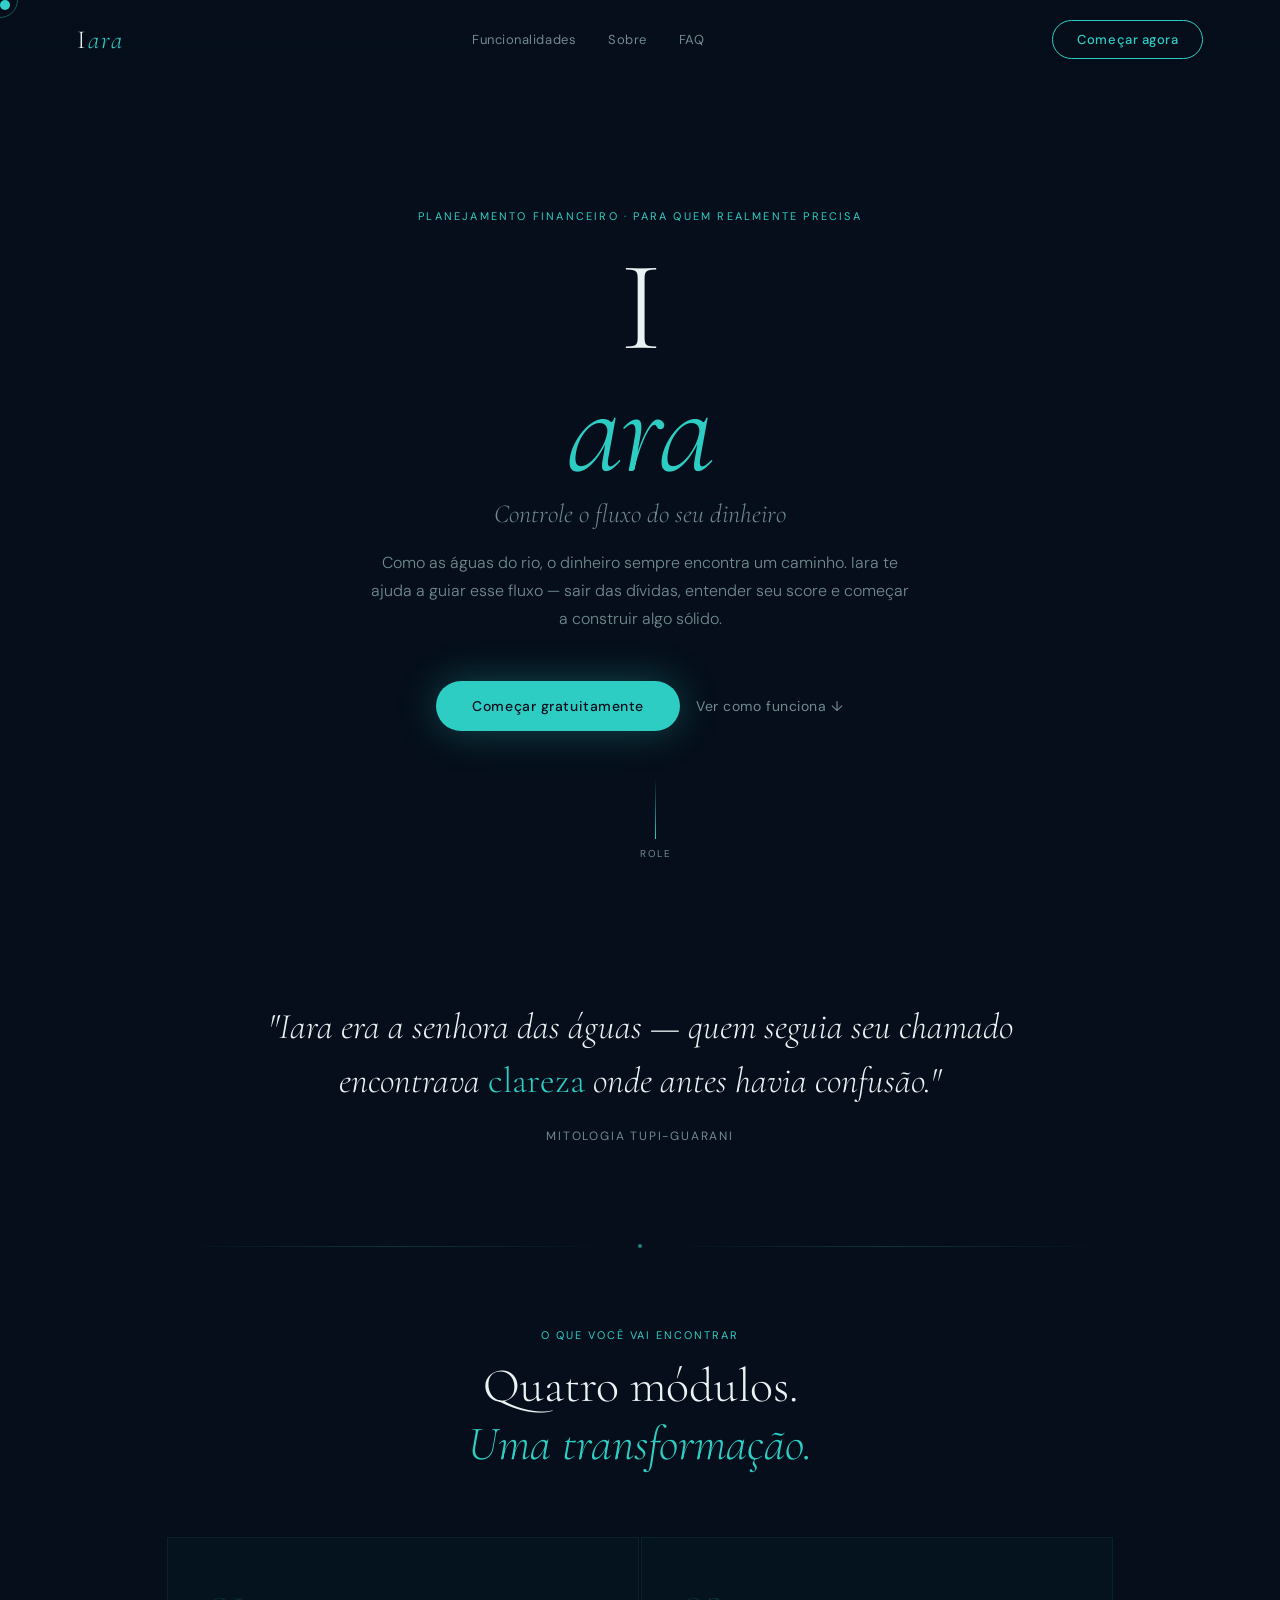
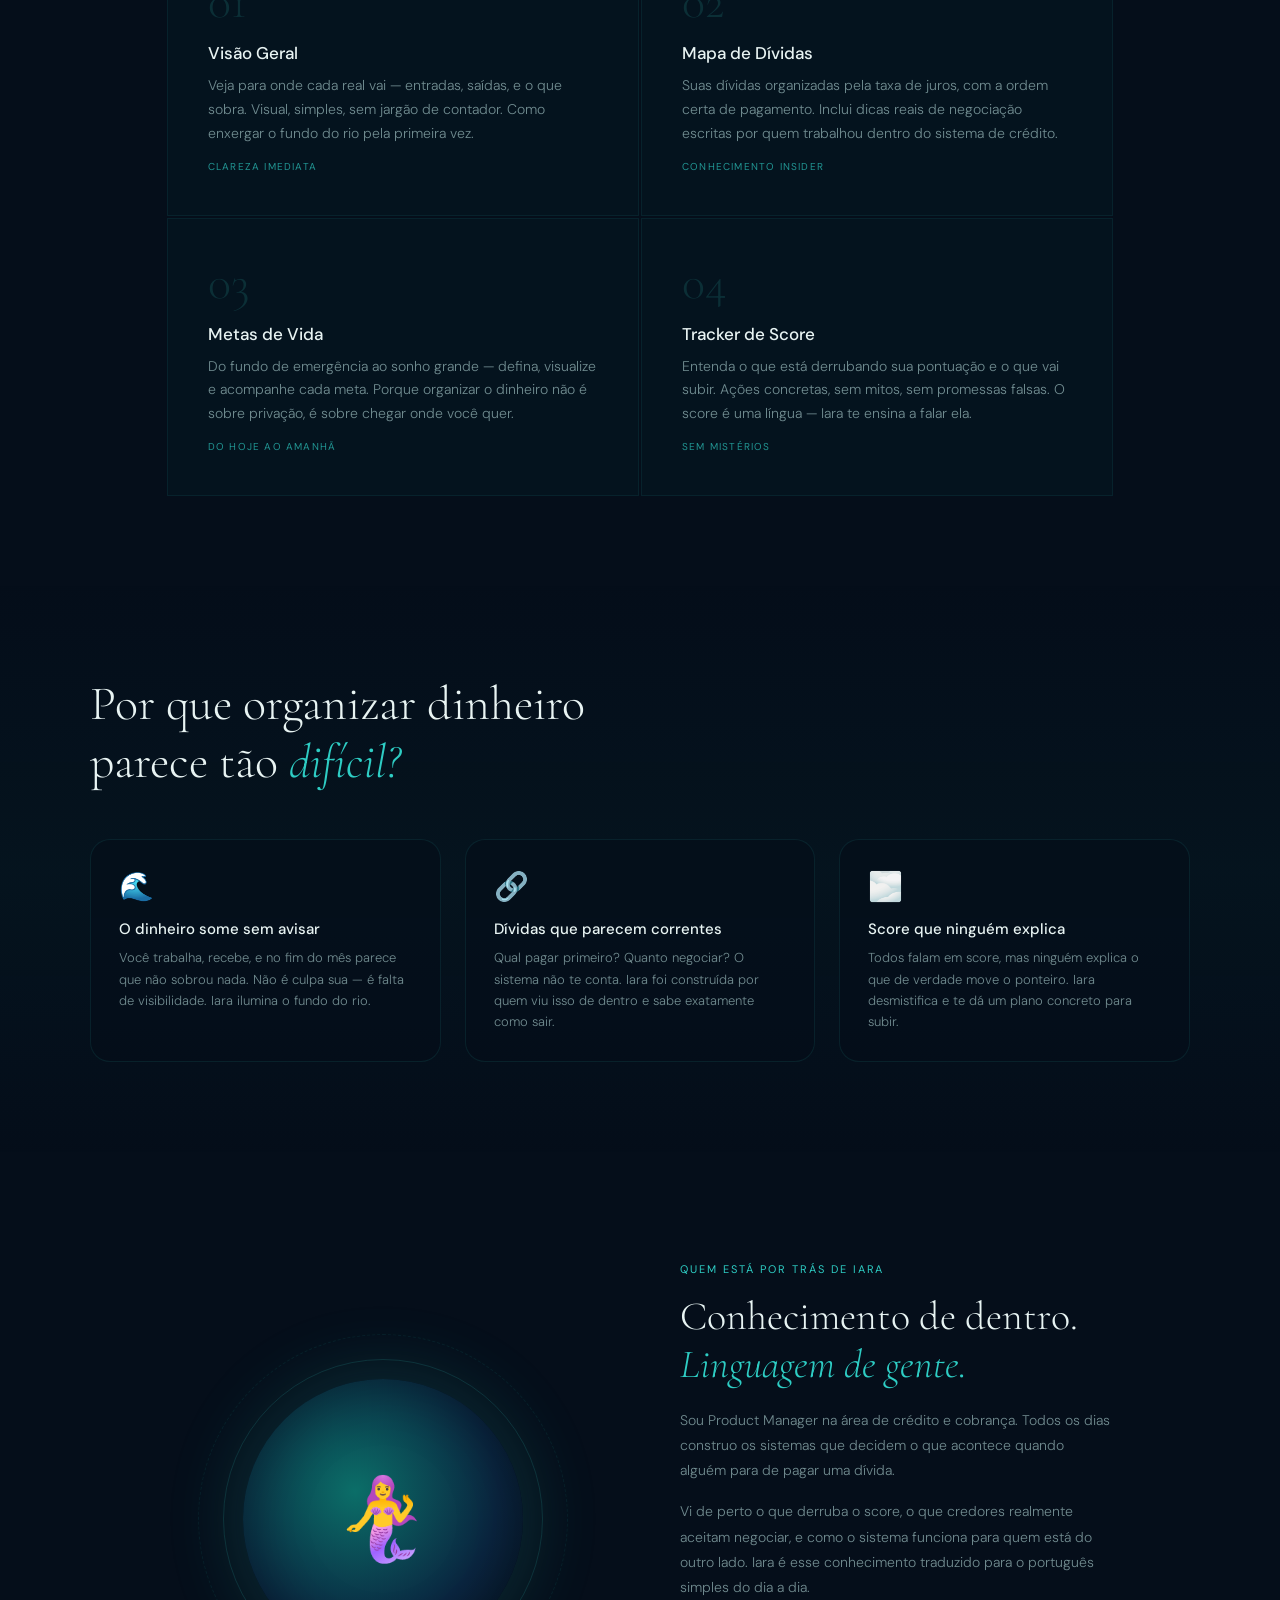
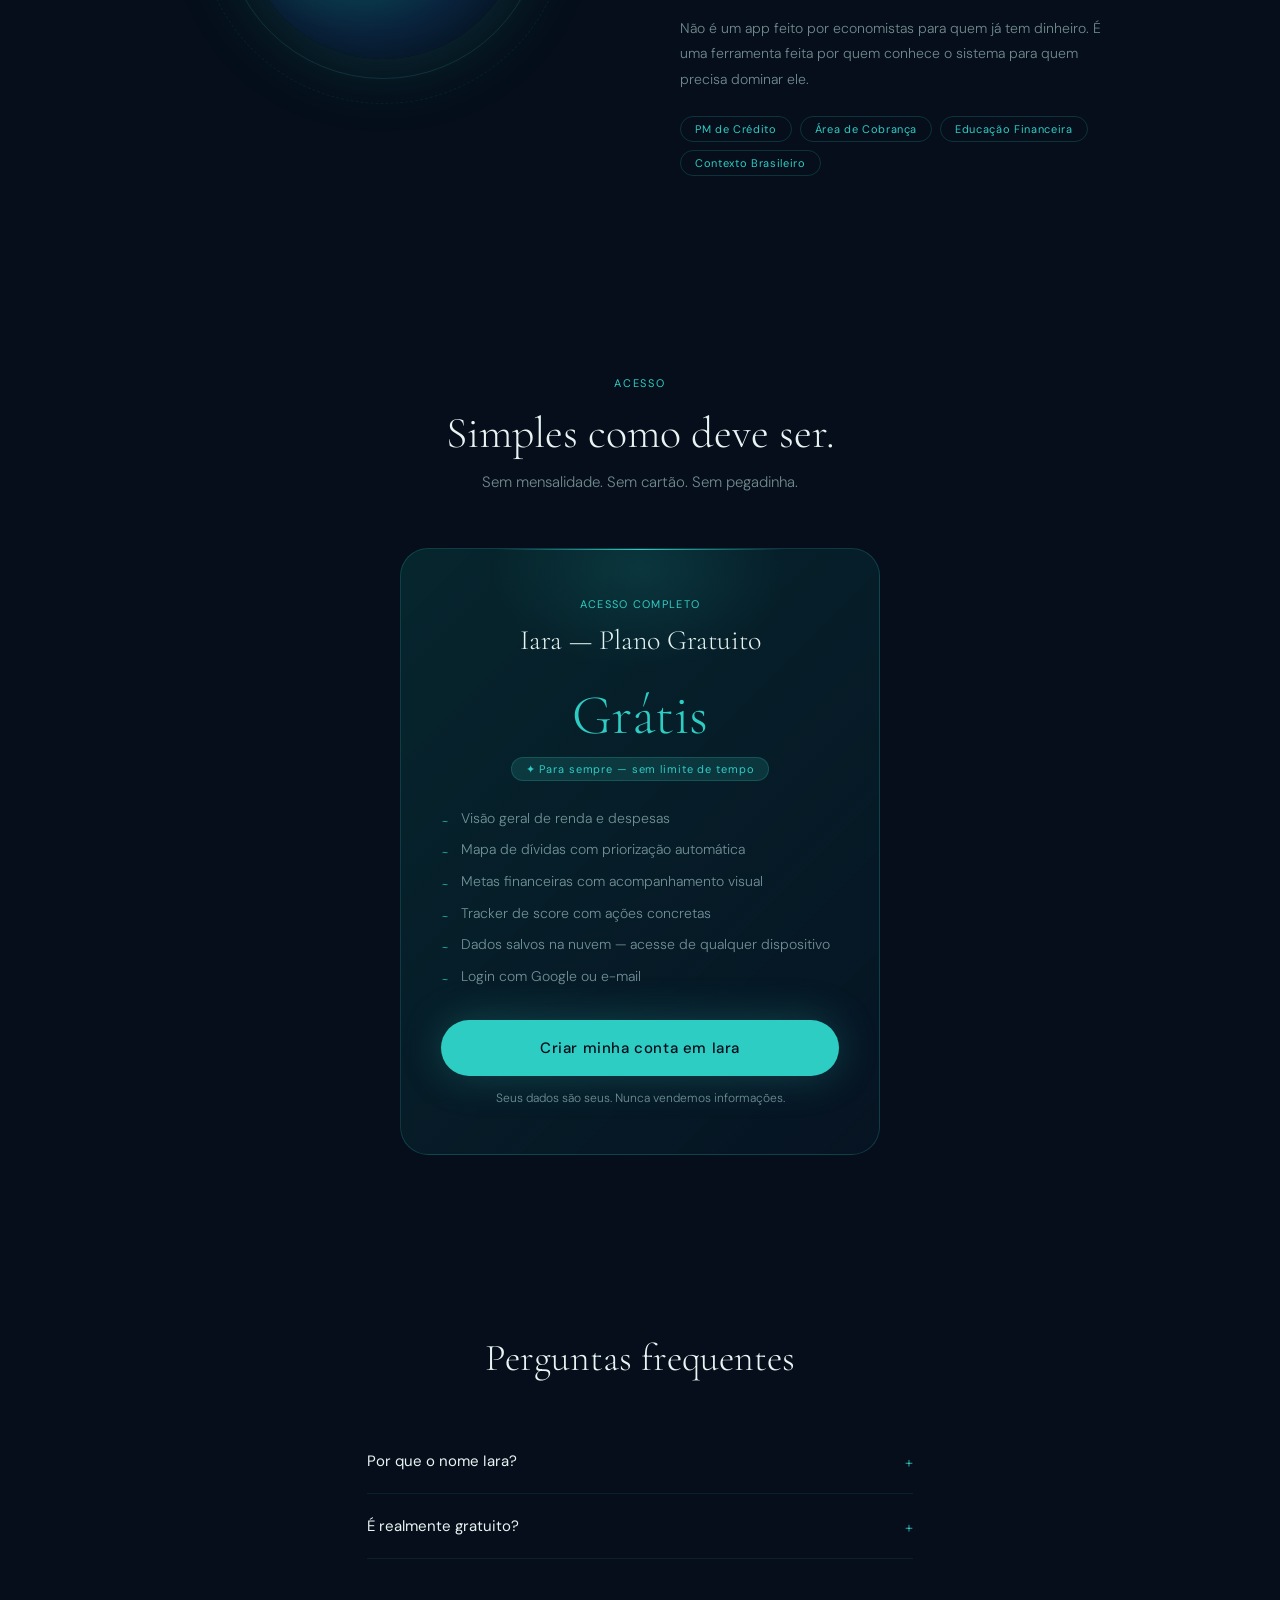
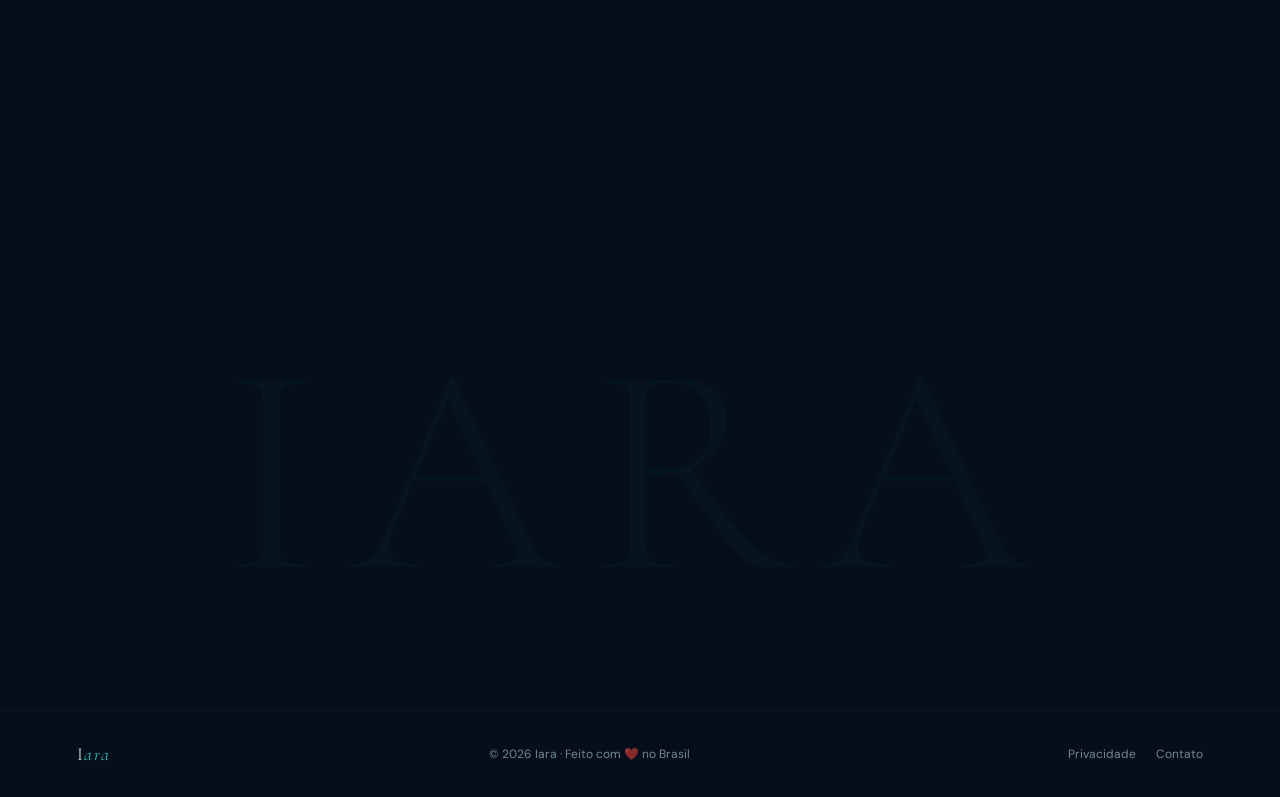
<file: index.html>
<!DOCTYPE html>
<html lang="pt-BR">
<head>
<meta charset="UTF-8">
<meta name="viewport" content="width=device-width, initial-scale=1.0">
<title>Iara — Controle o fluxo do seu dinheiro</title>
<link href="https://fonts.googleapis.com/css2?family=Cormorant+Garamond:ital,wght@0,300;0,400;0,600;1,300;1,400&family=DM+Sans:wght@300;400;500&display=swap" rel="stylesheet">
<style>
:root {
  --deep: #050E1A;
  --abyss: #071525;
  --ocean: #0A2540;
  --teal: #0B6E68;
  --teal-light: #12A599;
  --aqua: #2ECDC4;
  --aqua-glow: rgba(46,205,196,0.15);
  --foam: #C8F0EE;
  --sand: #F2E8D9;
  --gold: #C9A84C;
  --gold-light: #F0CC7A;
  --text: #E8F4F3;
  --text-2: rgba(200,240,238,0.55);
  --serif: 'Cormorant Garamond', Georgia, serif;
  --sans: 'DM Sans', sans-serif;
  --r: 20px;
}

*, *::before, *::after { box-sizing: border-box; margin: 0; padding: 0; }
html { scroll-behavior: smooth; }

body {
  font-family: var(--sans);
  background: var(--deep);
  color: var(--text);
  overflow-x: hidden;
  cursor: none;
}

/* CUSTOM CURSOR */
.cursor {
  width: 10px; height: 10px;
  background: var(--aqua);
  border-radius: 50%;
  position: fixed;
  top: 0; left: 0;
  pointer-events: none;
  z-index: 9999;
  transition: transform 0.15s ease, opacity 0.3s;
  mix-blend-mode: screen;
}
.cursor-ring {
  width: 36px; height: 36px;
  border: 1px solid rgba(46,205,196,0.4);
  border-radius: 50%;
  position: fixed;
  top: 0; left: 0;
  pointer-events: none;
  z-index: 9998;
  transition: transform 0.35s ease, width 0.3s, height 0.3s, border-color 0.3s;
}

/* WATER CANVAS */
#water-canvas {
  position: fixed;
  top: 0; left: 0;
  width: 100%; height: 100%;
  z-index: 0;
  opacity: 0.35;
  pointer-events: none;
}

/* NAV */
nav {
  position: fixed; top: 0; left: 0; right: 0;
  z-index: 100;
  padding: 20px 6%;
  display: flex; align-items: center; justify-content: space-between;
  background: linear-gradient(to bottom, rgba(5,14,26,0.95) 0%, transparent 100%);
}
.nav-logo {
  font-family: var(--serif);
  font-size: 26px;
  font-weight: 300;
  color: var(--text);
  letter-spacing: 0.08em;
  text-decoration: none;
}
.nav-logo span { color: var(--aqua); font-style: italic; }
.nav-links { display: flex; gap: 32px; align-items: center; }
.nav-links a { font-size: 13px; color: var(--text-2); text-decoration: none; letter-spacing: 0.04em; transition: color 0.2s; }
.nav-links a:hover { color: var(--aqua); }
.nav-cta {
  background: transparent;
  border: 1px solid var(--aqua);
  color: var(--aqua);
  padding: 10px 24px;
  border-radius: 50px;
  font-size: 13px;
  font-weight: 500;
  text-decoration: none;
  transition: all 0.25s;
  letter-spacing: 0.04em;
}
.nav-cta:hover { background: var(--aqua); color: var(--deep); }

/* HERO */
.hero {
  min-height: 100vh;
  display: flex;
  flex-direction: column;
  align-items: center;
  justify-content: center;
  text-align: center;
  padding: 120px 6% 80px;
  position: relative;
  z-index: 1;
}

.hero-eyebrow {
  font-size: 11px;
  letter-spacing: 0.2em;
  text-transform: uppercase;
  color: var(--aqua);
  margin-bottom: 24px;
  opacity: 0;
  animation: fadeUp 0.8s ease 0.2s forwards;
}

.hero h1 {
  font-family: var(--serif);
  font-size: clamp(64px, 10vw, 130px);
  font-weight: 300;
  line-height: 0.95;
  letter-spacing: -0.01em;
  margin-bottom: 8px;
  opacity: 0;
  animation: fadeUp 0.8s ease 0.4s forwards;
}
.hero h1 em {
  font-style: italic;
  color: var(--aqua);
  display: block;
}
.hero-sub {
  font-family: var(--serif);
  font-size: clamp(18px, 2.5vw, 26px);
  font-weight: 300;
  color: var(--text-2);
  font-style: italic;
  margin-bottom: 20px;
  opacity: 0;
  animation: fadeUp 0.8s ease 0.55s forwards;
}
.hero p {
  font-size: 16px;
  color: var(--text-2);
  max-width: 540px;
  line-height: 1.75;
  margin: 0 auto 48px;
  font-weight: 300;
  opacity: 0;
  animation: fadeUp 0.8s ease 0.7s forwards;
}

.hero-actions {
  display: flex; gap: 16px; align-items: center; justify-content: center;
  flex-wrap: wrap;
  opacity: 0;
  animation: fadeUp 0.8s ease 0.85s forwards;
}
.btn-primary {
  background: var(--aqua);
  color: var(--deep);
  padding: 16px 36px;
  border-radius: 50px;
  font-size: 14px;
  font-weight: 500;
  text-decoration: none;
  letter-spacing: 0.04em;
  transition: all 0.25s;
  box-shadow: 0 0 40px rgba(46,205,196,0.3);
}
.btn-primary:hover { background: var(--foam); box-shadow: 0 0 60px rgba(46,205,196,0.5); transform: translateY(-2px); }
.btn-ghost {
  color: var(--text-2);
  font-size: 14px;
  text-decoration: none;
  letter-spacing: 0.04em;
  display: flex; align-items: center; gap: 8px;
  transition: color 0.2s;
}
.btn-ghost:hover { color: var(--text); }

/* SCROLL INDICATOR */
.scroll-hint {
  position: absolute;
  bottom: 40px;
  left: 50%;
  transform: translateX(-50%);
  display: flex;
  flex-direction: column;
  align-items: center;
  gap: 8px;
  opacity: 0;
  animation: fadeUp 0.8s ease 1.2s forwards;
}
.scroll-line {
  width: 1px;
  height: 60px;
  background: linear-gradient(to bottom, transparent, var(--aqua));
  animation: scrollPulse 2s ease-in-out infinite;
}
.scroll-text { font-size: 10px; letter-spacing: 0.15em; text-transform: uppercase; color: var(--text-2); }
@keyframes scrollPulse { 0%,100%{opacity:0.4} 50%{opacity:1} }

/* MYTH SECTION */
.myth {
  position: relative; z-index: 1;
  padding: 100px 6%;
  max-width: 900px;
  margin: 0 auto;
  text-align: center;
}
.myth-quote {
  font-family: var(--serif);
  font-size: clamp(22px, 3.5vw, 36px);
  font-weight: 300;
  font-style: italic;
  line-height: 1.5;
  color: var(--text);
  margin-bottom: 20px;
}
.myth-quote em { color: var(--aqua); font-style: normal; }
.myth-attr { font-size: 12px; letter-spacing: 0.15em; text-transform: uppercase; color: var(--text-2); }

/* DIVIDER */
.divider {
  position: relative; z-index: 1;
  display: flex; align-items: center; gap: 20px;
  padding: 0 6%; margin: 0 auto;
  max-width: 1100px;
}
.divider-line { flex: 1; height: 1px; background: linear-gradient(to right, transparent, rgba(46,205,196,0.2), transparent); }
.divider-dot { width: 4px; height: 4px; background: var(--aqua); border-radius: 50%; opacity: 0.6; }

/* FEATURES */
.features {
  position: relative; z-index: 1;
  padding: 80px 6%;
  max-width: 1100px;
  margin: 0 auto;
}
.features-label {
  font-size: 11px; letter-spacing: 0.18em; text-transform: uppercase;
  color: var(--aqua); margin-bottom: 16px; text-align: center;
}
.features-title {
  font-family: var(--serif);
  font-size: clamp(30px, 4vw, 48px);
  font-weight: 300;
  text-align: center;
  margin-bottom: 64px;
  line-height: 1.2;
}
.features-title em { font-style: italic; color: var(--aqua); }

.features-grid {
  display: grid;
  grid-template-columns: repeat(2, 1fr);
  gap: 2px;
}
.feat {
  padding: 40px;
  background: rgba(11,110,104,0.06);
  border: 1px solid rgba(46,205,196,0.08);
  transition: all 0.3s;
  position: relative;
  overflow: hidden;
}
.feat::before {
  content: '';
  position: absolute;
  top: 0; left: 0; right: 0;
  height: 1px;
  background: linear-gradient(to right, transparent, var(--aqua), transparent);
  transform: scaleX(0);
  transition: transform 0.4s ease;
}
.feat:hover { background: rgba(11,110,104,0.12); }
.feat:hover::before { transform: scaleX(1); }
.feat-num {
  font-family: var(--serif);
  font-size: 48px;
  font-weight: 300;
  color: rgba(46,205,196,0.15);
  line-height: 1;
  margin-bottom: 16px;
}
.feat-title { font-size: 17px; font-weight: 500; margin-bottom: 10px; color: var(--text); }
.feat-desc { font-size: 14px; color: var(--text-2); line-height: 1.7; font-weight: 300; }
.feat-tag {
  display: inline-block;
  margin-top: 14px;
  font-size: 10px;
  letter-spacing: 0.12em;
  text-transform: uppercase;
  color: var(--aqua);
  opacity: 0.7;
}

/* PROBLEM */
.problem {
  position: relative; z-index: 1;
  padding: 100px 6%;
  background: linear-gradient(to bottom, transparent, rgba(11,110,104,0.06), transparent);
}
.problem-inner { max-width: 1100px; margin: 0 auto; }
.problem-title {
  font-family: var(--serif);
  font-size: clamp(28px, 4vw, 48px);
  font-weight: 300;
  margin-bottom: 48px;
  max-width: 500px;
  line-height: 1.2;
}
.problem-title em { font-style: italic; color: var(--aqua); }
.problem-grid { display: grid; grid-template-columns: repeat(3,1fr); gap: 24px; }
.prob-card {
  padding: 28px;
  border: 1px solid rgba(46,205,196,0.1);
  border-radius: var(--r);
  background: rgba(5,14,26,0.6);
  transition: border-color 0.3s;
}
.prob-card:hover { border-color: rgba(46,205,196,0.25); }
.prob-icon { font-size: 28px; margin-bottom: 14px; }
.prob-card h3 { font-size: 15px; font-weight: 500; margin-bottom: 8px; color: var(--text); }
.prob-card p { font-size: 13px; color: var(--text-2); line-height: 1.65; font-weight: 300; }

/* ABOUT */
.about {
  position: relative; z-index: 1;
  padding: 100px 6%;
  max-width: 1100px;
  margin: 0 auto;
  display: grid;
  grid-template-columns: 1fr 1fr;
  gap: 80px;
  align-items: center;
}
.about-visual {
  position: relative;
  aspect-ratio: 1;
  display: flex;
  align-items: center;
  justify-content: center;
}
.about-circle {
  width: 280px; height: 280px;
  border-radius: 50%;
  background: radial-gradient(circle at 40% 40%, var(--teal) 0%, var(--ocean) 60%, var(--deep) 100%);
  display: flex; align-items: center; justify-content: center;
  font-size: 80px;
  box-shadow: 0 0 80px rgba(46,205,196,0.2), inset 0 0 60px rgba(0,0,0,0.3);
  animation: breathe 4s ease-in-out infinite;
}
@keyframes breathe {
  0%,100%{box-shadow:0 0 80px rgba(46,205,196,0.2),inset 0 0 60px rgba(0,0,0,0.3)}
  50%{box-shadow:0 0 120px rgba(46,205,196,0.35),inset 0 0 60px rgba(0,0,0,0.3)}
}
.about-ring {
  position: absolute;
  width: 320px; height: 320px;
  border-radius: 50%;
  border: 1px solid rgba(46,205,196,0.15);
  animation: spin 20s linear infinite;
}
.about-ring-2 {
  position: absolute;
  width: 370px; height: 370px;
  border-radius: 50%;
  border: 1px dashed rgba(46,205,196,0.08);
  animation: spin 30s linear infinite reverse;
}
@keyframes spin { to { transform: rotate(360deg); } }

.about-label { font-size: 11px; letter-spacing: 0.18em; text-transform: uppercase; color: var(--aqua); margin-bottom: 16px; }
.about h2 { font-family: var(--serif); font-size: clamp(26px,3.5vw,40px); font-weight: 300; margin-bottom: 20px; line-height: 1.2; }
.about h2 em { font-style: italic; color: var(--aqua); }
.about p { font-size: 14px; color: var(--text-2); line-height: 1.8; font-weight: 300; margin-bottom: 16px; }
.creds { display: flex; flex-wrap: wrap; gap: 8px; margin-top: 24px; }
.cred {
  font-size: 11px; letter-spacing: 0.06em;
  border: 1px solid rgba(46,205,196,0.2);
  color: var(--aqua);
  padding: 5px 14px;
  border-radius: 20px;
}

/* PRICING */
.pricing {
  position: relative; z-index: 1;
  padding: 100px 6%;
  text-align: center;
}
.pricing-label { font-size: 11px; letter-spacing: 0.18em; text-transform: uppercase; color: var(--aqua); margin-bottom: 16px; }
.pricing h2 { font-family: var(--serif); font-size: clamp(28px,4vw,44px); font-weight: 300; margin-bottom: 12px; }
.pricing-sub { font-size: 15px; color: var(--text-2); font-weight: 300; margin-bottom: 56px; }

.price-card {
  max-width: 480px;
  margin: 0 auto;
  background: linear-gradient(135deg, rgba(11,110,104,0.25) 0%, rgba(7,21,37,0.8) 100%);
  border: 1px solid rgba(46,205,196,0.2);
  border-radius: 28px;
  padding: 48px 40px;
  position: relative;
  overflow: hidden;
}
.price-card::before {
  content: '';
  position: absolute;
  top: 0; left: 20%; right: 20%;
  height: 1px;
  background: linear-gradient(to right, transparent, var(--aqua), transparent);
}
.price-glow {
  position: absolute;
  top: -80px; left: 50%; transform: translateX(-50%);
  width: 300px; height: 200px;
  background: radial-gradient(ellipse, rgba(46,205,196,0.12) 0%, transparent 70%);
  pointer-events: none;
}
.price-badge { font-size: 11px; letter-spacing: 0.12em; text-transform: uppercase; color: var(--aqua); margin-bottom: 12px; }
.price-name { font-family: var(--serif); font-size: 28px; font-weight: 300; margin-bottom: 24px; }
.price-amount { display: flex; align-items: baseline; justify-content: center; gap: 4px; margin-bottom: 8px; }
.price-cur { font-size: 20px; color: var(--text-2); }
.price-num { font-family: var(--serif); font-size: 80px; font-weight: 300; line-height: 1; color: var(--text); }
.price-free { font-family: var(--serif); font-size: 56px; font-weight: 300; color: var(--aqua); }
.price-orig { font-size: 13px; color: var(--text-2); text-decoration: line-through; margin-bottom: 6px; }
.price-save { display: inline-block; background: rgba(46,205,196,0.15); color: var(--aqua); font-size: 11px; letter-spacing: 0.08em; padding: 4px 14px; border-radius: 20px; margin-bottom: 28px; border: 1px solid rgba(46,205,196,0.2); }
.price-list { list-style: none; text-align: left; margin-bottom: 32px; display: flex; flex-direction: column; gap: 10px; }
.price-list li { display: flex; gap: 12px; font-size: 14px; color: var(--text-2); font-weight: 300; align-items: flex-start; }
.price-list li::before { content: '~'; color: var(--aqua); flex-shrink: 0; font-family: var(--serif); font-size: 18px; line-height: 1.2; }
.price-btn {
  display: block;
  background: var(--aqua);
  color: var(--deep);
  text-decoration: none;
  font-size: 15px;
  font-weight: 500;
  padding: 18px;
  border-radius: 50px;
  letter-spacing: 0.04em;
  transition: all 0.25s;
  box-shadow: 0 0 40px rgba(46,205,196,0.25);
}
.price-btn:hover { background: var(--foam); box-shadow: 0 0 60px rgba(46,205,196,0.4); }
.price-guarantee { font-size: 12px; color: var(--text-2); margin-top: 14px; font-weight: 300; }

/* FAQ */
.faq {
  position: relative; z-index: 1;
  padding: 80px 6%;
  max-width: 700px;
  margin: 0 auto;
}
.faq h2 { font-family: var(--serif); font-size: clamp(26px,3.5vw,38px); font-weight: 300; text-align: center; margin-bottom: 48px; }
.faq-item { border-bottom: 1px solid rgba(46,205,196,0.1); padding: 20px 0; }
.faq-q { font-size: 15px; font-weight: 400; color: var(--text); cursor: pointer; display: flex; justify-content: space-between; align-items: center; gap: 16px; user-select: none; transition: color 0.2s; }
.faq-q:hover { color: var(--aqua); }
.faq-icon { color: var(--aqua); font-size: 20px; transition: transform 0.25s; flex-shrink: 0; font-family: var(--serif); }
.faq-a { font-size: 14px; color: var(--text-2); line-height: 1.75; margin-top: 12px; font-weight: 300; display: none; }
.faq-item.open .faq-a { display: block; }
.faq-item.open .faq-icon { transform: rotate(45deg); }

/* FINAL CTA */
.final {
  position: relative; z-index: 1;
  padding: 120px 6%;
  text-align: center;
  overflow: hidden;
}
.final::before {
  content: 'IARA';
  position: absolute;
  font-family: var(--serif);
  font-size: 300px;
  font-weight: 300;
  color: rgba(46,205,196,0.03);
  top: 50%; left: 50%;
  transform: translate(-50%, -50%);
  pointer-events: none;
  letter-spacing: 0.1em;
  white-space: nowrap;
}
.final h2 { font-family: var(--serif); font-size: clamp(30px,5vw,56px); font-weight: 300; line-height: 1.2; max-width: 600px; margin: 0 auto 20px; }
.final h2 em { font-style: italic; color: var(--aqua); }
.final p { font-size: 15px; color: var(--text-2); font-weight: 300; margin-bottom: 40px; }

/* FOOTER */
footer {
  position: relative; z-index: 1;
  padding: 32px 6%;
  border-top: 1px solid rgba(46,205,196,0.08);
  display: flex; justify-content: space-between; align-items: center;
  font-size: 12px; color: var(--text-2);
  flex-wrap: wrap; gap: 12px;
}
footer a { color: var(--text-2); text-decoration: none; transition: color 0.2s; }
footer a:hover { color: var(--aqua); }
.footer-logo { font-family: var(--serif); font-size: 18px; color: var(--text); font-weight: 300; letter-spacing: 0.08em; }
.footer-logo span { color: var(--aqua); font-style: italic; }

/* ANIMATIONS */
@keyframes fadeUp {
  from { opacity: 0; transform: translateY(20px); }
  to { opacity: 1; transform: translateY(0); }
}
.reveal { opacity: 0; transform: translateY(28px); transition: opacity 0.65s ease, transform 0.65s ease; }
.reveal.visible { opacity: 1; transform: translateY(0); }

/* RESPONSIVE */
@media (max-width: 768px) {
  .features-grid { grid-template-columns: 1fr; }
  .problem-grid { grid-template-columns: 1fr; }
  .about { grid-template-columns: 1fr; gap: 48px; }
  .about-visual { order: -1; }
  .nav-links { display: none; }
  body { cursor: auto; }
  .cursor, .cursor-ring { display: none; }
}
</style>
</head>
<body>

<div class="cursor" id="cursor"></div>
<div class="cursor-ring" id="cursor-ring"></div>

<canvas id="water-canvas"></canvas>

<!-- NAV -->
<nav>
  <a href="#" class="nav-logo">I<span>ara</span></a>
  <div class="nav-links">
    <a href="#funcionalidades">Funcionalidades</a>
    <a href="#sobre">Sobre</a>
    <a href="#faq">FAQ</a>
  </div>
  <a href="pages/login.html" class="nav-cta">Começar agora</a>
</nav>

<!-- HERO -->
<section class="hero">
  <div class="hero-eyebrow">Planejamento financeiro · Para quem realmente precisa</div>
  <h1>I<em>ara</em></h1>
  <div class="hero-sub">Controle o fluxo do seu dinheiro</div>
  <p>Como as águas do rio, o dinheiro sempre encontra um caminho. Iara te ajuda a guiar esse fluxo — sair das dívidas, entender seu score e começar a construir algo sólido.</p>
  <div class="hero-actions">
    <a href="pages/login.html" class="btn-primary">Começar gratuitamente</a>
    <a href="#funcionalidades" class="btn-ghost">Ver como funciona ↓</a>
  </div>
  <div class="scroll-hint">
    <div class="scroll-line"></div>
    <div class="scroll-text">Role</div>
  </div>
</section>

<!-- MYTH -->
<section class="myth reveal">
  <div class="myth-quote">
    "Iara era a senhora das águas — quem seguia seu chamado encontrava <em>clareza</em> onde antes havia confusão."
  </div>
  <div class="myth-attr">Mitologia Tupi-Guarani</div>
</section>

<div class="divider"><div class="divider-line"></div><div class="divider-dot"></div><div class="divider-line"></div></div>

<!-- FEATURES -->
<section class="features" id="funcionalidades">
  <div class="features-label reveal">O que você vai encontrar</div>
  <h2 class="features-title reveal">Quatro módulos.<br><em>Uma transformação.</em></h2>
  <div class="features-grid">
    <div class="feat reveal">
      <div class="feat-num">01</div>
      <div class="feat-title">Visão Geral</div>
      <div class="feat-desc">Veja para onde cada real vai — entradas, saídas, e o que sobra. Visual, simples, sem jargão de contador. Como enxergar o fundo do rio pela primeira vez.</div>
      <div class="feat-tag">Clareza imediata</div>
    </div>
    <div class="feat reveal">
      <div class="feat-num">02</div>
      <div class="feat-title">Mapa de Dívidas</div>
      <div class="feat-desc">Suas dívidas organizadas pela taxa de juros, com a ordem certa de pagamento. Inclui dicas reais de negociação escritas por quem trabalhou dentro do sistema de crédito.</div>
      <div class="feat-tag">Conhecimento insider</div>
    </div>
    <div class="feat reveal">
      <div class="feat-num">03</div>
      <div class="feat-title">Metas de Vida</div>
      <div class="feat-desc">Do fundo de emergência ao sonho grande — defina, visualize e acompanhe cada meta. Porque organizar o dinheiro não é sobre privação, é sobre chegar onde você quer.</div>
      <div class="feat-tag">Do hoje ao amanhã</div>
    </div>
    <div class="feat reveal">
      <div class="feat-num">04</div>
      <div class="feat-title">Tracker de Score</div>
      <div class="feat-desc">Entenda o que está derrubando sua pontuação e o que vai subir. Ações concretas, sem mitos, sem promessas falsas. O score é uma língua — Iara te ensina a falar ela.</div>
      <div class="feat-tag">Sem mistérios</div>
    </div>
  </div>
</section>

<!-- PROBLEM -->
<section class="problem">
  <div class="problem-inner">
    <h2 class="problem-title reveal">Por que organizar dinheiro parece tão <em>difícil?</em></h2>
    <div class="problem-grid">
      <div class="prob-card reveal">
        <div class="prob-icon">🌊</div>
        <h3>O dinheiro some sem avisar</h3>
        <p>Você trabalha, recebe, e no fim do mês parece que não sobrou nada. Não é culpa sua — é falta de visibilidade. Iara ilumina o fundo do rio.</p>
      </div>
      <div class="prob-card reveal">
        <div class="prob-icon">🔗</div>
        <h3>Dívidas que parecem correntes</h3>
        <p>Qual pagar primeiro? Quanto negociar? O sistema não te conta. Iara foi construída por quem viu isso de dentro e sabe exatamente como sair.</p>
      </div>
      <div class="prob-card reveal">
        <div class="prob-icon">🌫️</div>
        <h3>Score que ninguém explica</h3>
        <p>Todos falam em score, mas ninguém explica o que de verdade move o ponteiro. Iara desmistifica e te dá um plano concreto para subir.</p>
      </div>
    </div>
  </div>
</section>

<!-- ABOUT -->
<section class="about" id="sobre">
  <div class="about-visual reveal">
    <div class="about-ring"></div>
    <div class="about-ring-2"></div>
    <div class="about-circle">🧜‍♀️</div>
  </div>
  <div class="reveal">
    <div class="about-label">Quem está por trás de Iara</div>
    <h2>Conhecimento de dentro.<br><em>Linguagem de gente.</em></h2>
    <p>Sou Product Manager na área de crédito e cobrança. Todos os dias construo os sistemas que decidem o que acontece quando alguém para de pagar uma dívida.</p>
    <p>Vi de perto o que derruba o score, o que credores realmente aceitam negociar, e como o sistema funciona para quem está do outro lado. Iara é esse conhecimento traduzido para o português simples do dia a dia.</p>
    <p>Não é um app feito por economistas para quem já tem dinheiro. É uma ferramenta feita por quem conhece o sistema para quem precisa dominar ele.</p>
    <div class="creds">
      <span class="cred">PM de Crédito</span>
      <span class="cred">Área de Cobrança</span>
      <span class="cred">Educação Financeira</span>
      <span class="cred">Contexto Brasileiro</span>
    </div>
  </div>
</section>

<!-- PRICING -->
<section class="pricing" id="preco">
  <div class="pricing-label reveal">Acesso</div>
  <h2 class="reveal">Simples como deve ser.</h2>
  <div class="pricing-sub reveal">Sem mensalidade. Sem cartão. Sem pegadinha.</div>
  <div class="price-card reveal">
    <div class="price-glow"></div>
    <div class="price-badge">Acesso completo</div>
    <div class="price-name">Iara — Plano Gratuito</div>
    <div class="price-amount">
      <div class="price-free">Grátis</div>
    </div>
    <div class="price-save">✦ Para sempre — sem limite de tempo</div>
    <ul class="price-list">
      <li>Visão geral de renda e despesas</li>
      <li>Mapa de dívidas com priorização automática</li>
      <li>Metas financeiras com acompanhamento visual</li>
      <li>Tracker de score com ações concretas</li>
      <li>Dados salvos na nuvem — acesse de qualquer dispositivo</li>
      <li>Login com Google ou e-mail</li>
    </ul>
    <a href="pages/login.html" class="price-btn">Criar minha conta em Iara</a>
    <p class="price-guarantee">Seus dados são seus. Nunca vendemos informações.</p>
  </div>
</section>

<!-- FAQ -->
<section class="faq" id="faq">
  <h2 class="reveal">Perguntas frequentes</h2>
  <div class="faq-item reveal">
    <div class="faq-q" onclick="toggleFaq(this)">Por que o nome Iara? <span class="faq-icon">+</span></div>
    <div class="faq-a">Iara é a senhora das águas na mitologia Tupi-Guarani — uma figura poderosa que habita os rios e guia quem está perdido. O dinheiro, como a água, sempre encontra um caminho. Iara te ajuda a controlar esse fluxo.</div>
  </div>
  <div class="faq-item reveal">
    <div class="faq-q" onclick="toggleFaq(this)">É realmente gratuito? <span class="faq-icon">+</span></div>
    <div class="faq-a">Sim, completamente. Iara é gratuita porque acreditamos que educação financeira não deve ser privilégio de quem já tem dinheiro. Você cria uma conta e usa — sem cartão, sem período de teste, sem limite.</div>
  </div>
  <div class="faq-item reveal">
    <div class="faq-q" onclick="toggleFaq(this)">Meus dados financeiros estão seguros? <span class="faq-icon">+</span></div>
    <div class="faq-a">Seus dados ficam salvos na sua conta — só você tem acesso. Usamos Firebase (Google) para autenticação e armazenamento, com regras de segurança que garantem que nenhum outro usuário possa ver suas informações. Nunca vendemos dados.</div>
  </div>
  <div class="faq-item reveal">
    <div class="faq-q" onclick="toggleFaq(this)">Iara se conecta ao meu banco automaticamente? <span class="faq-icon">+</span></div>
    <div class="faq-a">Ainda não — você insere os dados manualmente. Estamos trabalhando na integração com Open Finance para que, em breve, seus dados venham direto do banco com seu consentimento.</div>
  </div>
  <div class="faq-item reveal">
    <div class="faq-q" onclick="toggleFaq(this)">Funciona no celular? <span class="faq-icon">+</span></div>
    <div class="faq-a">Sim. Iara foi construída para funcionar em qualquer dispositivo — celular, tablet ou computador. Seus dados sincronizam automaticamente entre eles.</div>
  </div>
</section>

<!-- FINAL CTA -->
<section class="final">
  <h2 class="reveal">O dinheiro já está fluindo.<br><em>Aprenda a guiá-lo.</em></h2>
  <p class="reveal">Crie sua conta agora. Leva menos de 1 minuto.</p>
  <a href="pages/login.html" class="btn-primary reveal">Entrar em Iara →</a>
</section>

<!-- FOOTER -->
<footer>
  <div class="footer-logo">I<span>ara</span></div>
  <div>© 2026 Iara · Feito com ❤️ no Brasil</div>
  <div style="display:flex;gap:20px;">
    <a href="#">Privacidade</a>
    <a href="#">Contato</a>
  </div>
</footer>

<script>
// Custom cursor
const cursor = document.getElementById('cursor');
const ring = document.getElementById('cursor-ring');
let mx = 0, my = 0, rx = 0, ry = 0;
document.addEventListener('mousemove', e => {
  mx = e.clientX; my = e.clientY;
  cursor.style.transform = `translate(${mx - 5}px, ${my - 5}px)`;
});
function animateRing() {
  rx += (mx - rx) * 0.12;
  ry += (my - ry) *.12;
  ring.style.transform = `translate(${rx - 18}px, ${ry - 18}px)`;
  requestAnimationFrame(animateRing);
}
animateRing();
document.querySelectorAll('a, button').forEach(el => {
  el.addEventListener('mouseenter', () => { ring.style.width='56px'; ring.style.height='56px'; ring.style.borderColor='rgba(46,205,196,0.6)'; });
  el.addEventListener('mouseleave', () => { ring.style.width='36px'; ring.style.height='36px'; ring.style.borderColor='rgba(46,205,196,0.4)'; });
});

// Water canvas
const canvas = document.getElementById('water-canvas');
const ctx = canvas.getContext('2d');
let W, H, t = 0;
function resize() { W = canvas.width = window.innerWidth; H = canvas.height = window.innerHeight; }
resize();
window.addEventListener('resize', resize);
function drawWater() {
  ctx.clearRect(0, 0, W, H);
  const grad = ctx.createLinearGradient(0, 0, 0, H);
  grad.addColorStop(0, 'rgba(11,110,104,0)');
  grad.addColorStop(0.5, 'rgba(11,110,104,0.08)');
  grad.addColorStop(1, 'rgba(11,110,104,0)');
  for (let i = 0; i < 5; i++) {
    ctx.beginPath();
    ctx.strokeStyle = `rgba(46,205,196,${0.03 + i * 0.01})`;
    ctx.lineWidth = 1;
    for (let x = 0; x <= W; x += 4) {
      const y = H/2 + Math.sin((x/W * Math.PI * 3) + t + i * 0.8) * (30 + i * 15)
               + Math.sin((x/W * Math.PI * 5) + t * 0.7 + i) * (15 + i * 8);
      x === 0 ? ctx.moveTo(x, y) : ctx.lineTo(x, y);
    }
    ctx.stroke();
  }
  t += 0.008;
  requestAnimationFrame(drawWater);
}
drawWater();

// Scroll reveal
const observer = new IntersectionObserver(entries => {
  entries.forEach((e, i) => { if (e.isIntersecting) setTimeout(() => e.target.classList.add('visible'), i * 80); });
}, { threshold: 0.1 });
document.querySelectorAll('.reveal').forEach(el => observer.observe(el));

// FAQ
function toggleFaq(el) {
  const item = el.parentElement;
  const open = item.classList.contains('open');
  document.querySelectorAll('.faq-item').forEach(i => i.classList.remove('open'));
  if (!open) item.classList.add('open');
}
</script>
</body>
</html>
</file>
